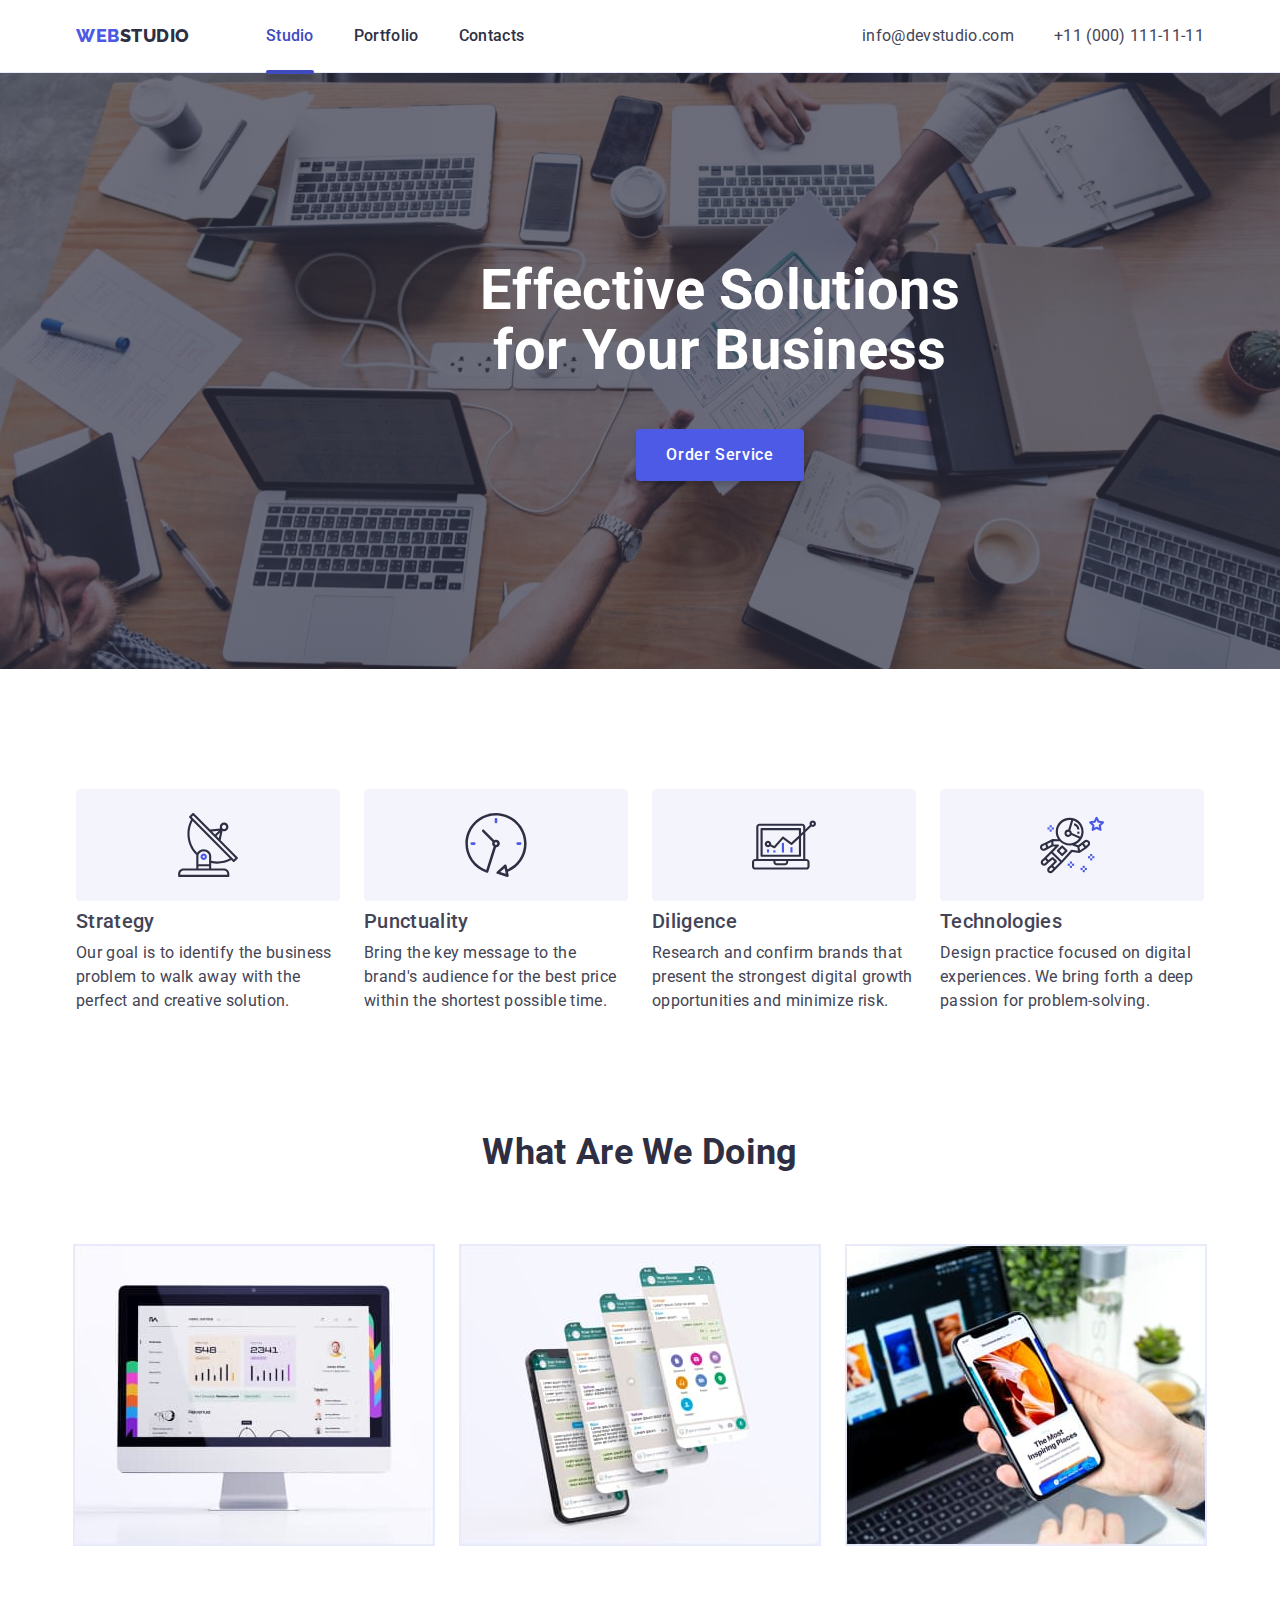
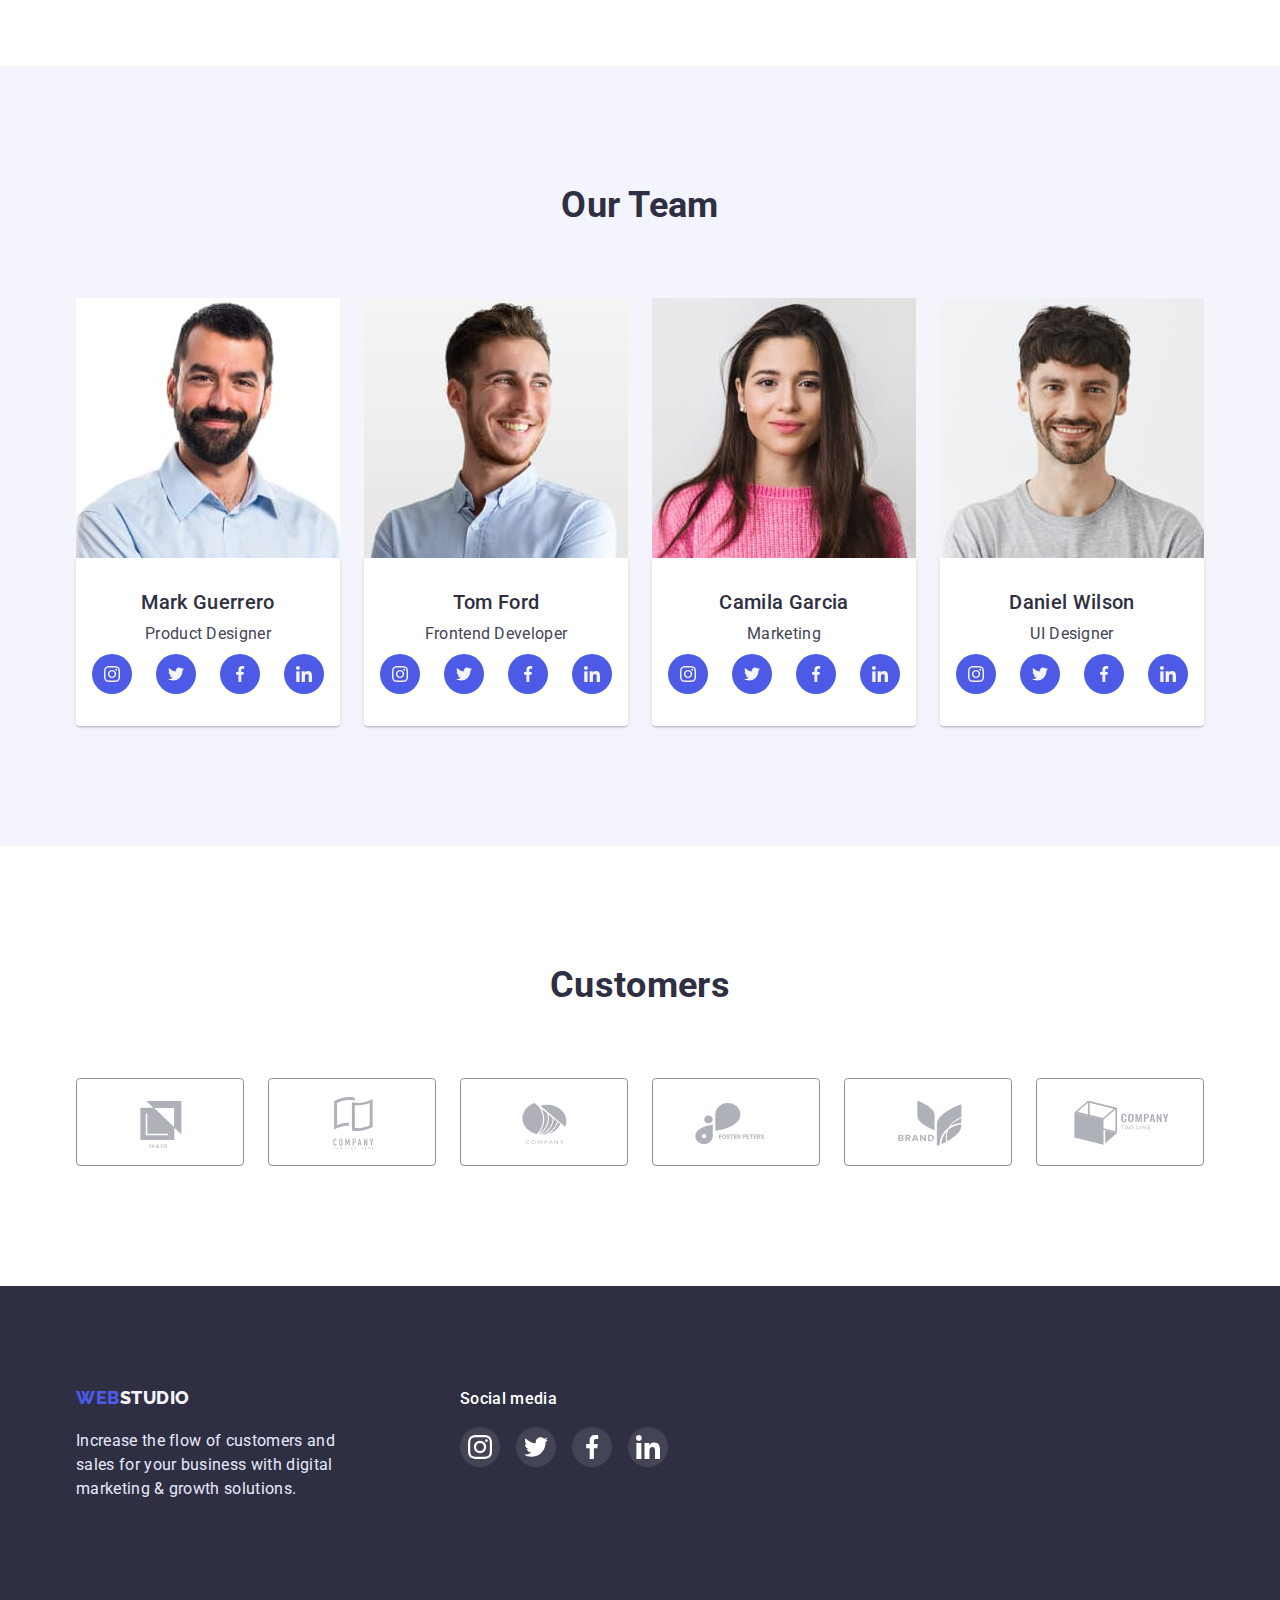
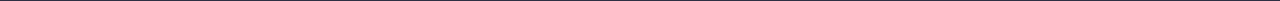
<file: index.html>
<!DOCTYPE html>
<html lang="en">
<head>
    <meta charset="UTF-8">
    <meta http-equiv="X-UA-Compatible" content="IE=edge">
    <meta name="viewport" content="width=device-width, initial-scale=1.0">
    <title>Document</title>
    <link href="https://fonts.googleapis.com/css2?family=Raleway:wght@800&family=Roboto:wght@400;500;700;900&display=swap" rel="stylesheet">
    <link rel="stylesheet" href="https://cdnjs.cloudflare.com/ajax/libs/modern-normalize/1.1.0/modern-normalize.min.css">
    <link rel="stylesheet" href="./css/styles.css">
</head>
<body>
    <header class="header">
        <div class="container header-contanier">
       <nav class="header-contanier">
         <a href="./index.html" class="logo">WEB<span class="logos">STUDIO</span></a>
         <ul class="site-nav list">
            <li class="site-nav-contanier"> <a href="./index.html" class="link current">Studio</a></li>
            <li class="site-nav-contanier"> <a href="./portfolio.html" class="link">Portfolio</a></li>
            <li class="site-nav-contanier"> <a href="" class="link">Contacts</a></li>
         </ul>
         </nav>
         <ul class="auth-nav header-contanier list">
            <li class="auth-nav-contanier"> <a href="mailto:info@devstudio.com" class="address">info@devstudio.com</a></li>
            <li> <a href="tel:+110001111111" class="address">+11 (000) 111-11-11</a></li>
         </ul>
        </div>
    </header>
    <main>
         <section class="hero"> 
        <div class="container">
         <h1 class="hero-title">Effective Solutions for Your Business</h1>
         <button type="button" class="hero-button" data-modal-open>Order Service</button>
        </div>
        </section>
        <section class="section">
        <div class="container">
        <h2 class="section-title visually-hidden"> SPDT </h2>
         <ul class="featyre-section list">
             <li class="featyre-text">
              <div class="section-title-icon">
              <svg class="featyre-icon" width="64" height="64">
                <use class="featyre-icon-use" href="./images/icons.svg#antenna"></use>
              </svg>
            </div>
                <h3 class="section-tatle-next featyre-text-title">Strategy</h3>
                <p class="featyre-text-title">Our goal is to identify the business
                    problem to walk away with the perfect and creative solution. </p>
            </li>
            <li class="featyre-text">
              <div class="section-title-icon">
              <svg class="featyre-icon" width="64" height="64">
                <use class="featyre-icon-use" href="./images/icons.svg#clock"></use>
              </svg>
              </div>
                <h3 class="section-tatle-next featyre-text-title">Punctuality</h3>
                <p class="featyre-text-title">Bring the key message to the brand's audience for the best price within the shortest possible time.</p>
            </li>
            <li class="featyre-text">
              <div class="section-title-icon">
              <svg class="featyre-icon" width="64" height="64">
                <use class="featyre-icon-use" href="./images/icons.svg#diagram"></use>
              </svg>
            </div>
                <h3 class="section-tatle-next featyre-text-title">Diligence</h3>
                <p class="featyre-text-title">Research and confirm brands that present the strongest digital growth opportunities and minimize risk.</p>
            </li>
            <li class="featyre-text">
              <div class="section-title-icon">
              <svg class="featyre-icon" width="64" height="64">
                <use class="featyre-icon-use" href="./images/icons.svg#astronaut"></use>
              </svg>
            </div>
                <h3 class="section-tatle-next featyre-text-title">Technologies</h3>
                <p class="featyre-text-title">Design practice focused on digital experiences. We bring forth a deep passion for problem-solving.</p>
            </li>
         </ul>
        </div>
      </section>
      <section class="section-direction">
        <div class="container">
          <h2 class="section-title" >What Are We Doing</h2>
          <ul class="featyre list">
            <li>
               <div class="section-title-list">
                <a>
                    <img  src="./images/rectangle.jpg" alt="computer" width="360">
                </a>
              </div>
            </li>
            <li>
               <div class="section-title-list">
                <a>
                    <img  src="./images/rectangle1.jpg" alt="phone" width="360">
                </a>
               </div>
            </li>
            <li>  
               <div class="section-title-list">          
                <a>
                    <img src="./images/rectangle2.jpg" alt="phone in hand" width="360">
                </a>
               </div>
            </li>
           </ul>
        </div>
      </section>
      <section class="section-worker">
        <div class="container">
        <h2 class="section-title"> Our Team </h2>
        <ul class="featyre list">
            <li>
               <img class="featyre-img" src="./images/photo1.jpg" alt="Mark Guerrero" width="264">
              <div class="section-worker-list">
               <h3 class="section-tatle-next">Mark Guerrero</h3>
               <p class="featyre-lists">Product Designer</p>
               <ul class="featyre-worker-icon list">
                <li> 
                  <a class="featyre-lists-icon" href="">
                  <svg width="16" height="16">
                    <use class="featyre-li-icon" href="./images/icons.svg#instagram"></use>
                  </svg>
                </a>
                </li>
                <li> 
                  <a class="featyre-lists-icon" href="">
                  <svg width="16" height="16">
                    <use class="featyre-li-icon" href="./images/icons.svg#twitter"></use>
                  </svg>
                </a>
                </li>
                <li> 
                  <a class="featyre-lists-icon" href="">
                  <svg width="16" height="16">
                    <use class="featyre-li-icon" href="./images/icons.svg#facebook"></use>
                  </svg>
                </a>
                </li>
                <li> 
                  <a class="featyre-lists-icon" href="">
                  <svg width="16" height="16">
                    <use class="featyre-li-icon" href="./images/icons.svg#linkedin"></use>
                  </svg>
                </a>
                </li>
              </ul>
              </div>
            </li>
            <li>
                <img  class="featyre-img" src="./images/photo2.jpg" alt="Tom Ford" width="264">
              <div class="section-worker-list">
                <h3 class="section-tatle-next">Tom Ford</h3>
                <p class="featyre-lists">Frontend Developer</p>
                <ul class="featyre-worker-icon list">
                  <li> 
                    <a class="featyre-lists-icon" href="">
                    <svg width="16" height="16">
                      <use class="featyre-li-icon" href="./images/icons.svg#instagram"></use>
                    </svg>
                  </a>
                  </li>
                  <li> 
                    <a class="featyre-lists-icon" href="">
                    <svg width="16" height="16">
                      <use class="featyre-li-icon" href="./images/icons.svg#twitter"></use>
                    </svg>
                  </a>
                  </li>
                  <li> 
                    <a class="featyre-lists-icon" href="">
                    <svg width="16" height="16">
                      <use class="featyre-li-icon" href="./images/icons.svg#facebook"></use>
                    </svg>
                  </a>
                  </li>
                  <li> 
                    <a class="featyre-lists-icon" href="">
                    <svg width="16" height="16">
                      <use class="featyre-li-icon" href="./images/icons.svg#linkedin"></use>
                    </svg>
                  </a>
                  </li>
                </ul>
              </div>
            </li>
            <li>
                <img class="featyre-img" src="./images/photo3.jpg" alt="Camila Garcia" width="264">
              <div class="section-worker-list">
                <h3 class="section-tatle-next">Camila Garcia</h3>
               <p class="featyre-lists">Marketing</p>
               <ul class="featyre-worker-icon list">
                <li> 
                  <a class="featyre-lists-icon" href="">
                  <svg width="16" height="16">
                    <use class="featyre-li-icon" href="./images/icons.svg#instagram"></use>
                  </svg>
                </a>
                </li>
                <li> 
                  <a class="featyre-lists-icon" href="">
                  <svg width="16" height="16">
                    <use class="featyre-li-icon" href="./images/icons.svg#twitter"></use>
                  </svg>
                </a>
                </li>
                <li> 
                  <a class="featyre-lists-icon" href="">
                  <svg width="16" height="16">
                    <use class="featyre-li-icon" href="./images/icons.svg#facebook"></use>
                  </svg>
                </a>
                </li>
                <li> 
                  <a class="featyre-lists-icon" href="">
                  <svg width="16" height="16">
                    <use class="featyre-li-icon" href="./images/icons.svg#linkedin"></use>
                  </svg>
                </a>
                </li>
              </ul>
              </div>
            </li>
            <li>
                <img class="featyre-img" src="./images/photo4.jpg" alt="Daniel Wilson" width="264">
              <div class="section-worker-list"> 
                <h3 class="section-tatle-next">Daniel Wilson</h3>
               <p class="featyre-lists">UI Designer</p>
               <ul class="featyre-worker-icon list">
                <li> 
                  <a class="featyre-lists-icon" href="">
                  <svg width="16" height="16">
                    <use class="featyre-li-icon" href="./images/icons.svg#instagram"></use>
                  </svg>
                </a>
                </li>
                <li> 
                  <a class="featyre-lists-icon" href="">
                  <svg width="16" height="16">
                    <use class="featyre-li-icon" href="./images/icons.svg#twitter"></use>
                  </svg>
                </a>
                </li>
                <li> 
                  <a class="featyre-lists-icon" href="">
                  <svg width="16" height="16">
                    <use class="featyre-li-icon" href="./images/icons.svg#facebook"></use>
                  </svg>
                </a>
                </li>
                <li> 
                  <a class="featyre-lists-icon" href="">
                  <svg width="16" height="16">
                    <use class="featyre-li-icon" href="./images/icons.svg#linkedin"></use>
                  </svg>
                </a>
                </li>
              </ul>
              </div>
            </li>
            </ul>
        </div>
      </section>
      <section class="section-gustomers">
        <div class="container">
          <h2 class="section-title">Customers</h2>
          <ul class="gustomers-list list">
            <li class="gustomers-list-top">
              <a class="gustomers-list-next" href="">
              <svg class="gustomers-list-icon" width="104" height="56">
                <use class="gustomers-list-use" href="./images/icons.svg#Logo1"></use>
              </svg>
              </a>
            </li>
            <li class="gustomers-list-top">
              <a class="gustomers-list-next" href="">
              <svg class="gustomers-list-icon" width="104" height="56">
                <use class="gustomers-list-use" href="./images/icons.svg#Logo2"></use>
              </svg>
              </a>
            </li>
            <li class="gustomers-list-top">
              <a class="gustomers-list-next" href="">
              <svg class="gustomers-list-icon" width="104" height="56">
                <use class="gustomers-list-use" href="./images/icons.svg#Logo3"></use>
              </svg>
              </a>
            </li>
            <li class="gustomers-list-top">
              <a class="gustomers-list-next" href="">
              <svg class="gustomers-list-icon" width="104" height="56">
                <use class="gustomers-list-use" href="./images/icons.svg#Logo4"></use>
              </svg>
              </a>
            </li>
            <li class="gustomers-list-top">
              <a class="gustomers-list-next" href="">
              <svg class="gustomers-list-icon" width="104" height="56">
                <use class="gustomers-list-use" href="./images/icons.svg#Logo5"></use>
              </svg>
              </a>
            </li>
            <li class="gustomers-list-top">
              <a class="gustomers-list-next" href="">
              <svg class="gustomers-list-icon" width="104" height="56">
                <use class="gustomers-list-use" href="./images/icons.svg#Logo6"></use>
              </svg>
              </a>
            </li>
          </ul>
        </div>
      </section>
    </main>
    <footer class="footer">
        <div class="container">
          <div class="container-footer">
          <div class="footer-container">
         <a href="./index.html" class="logo-footer">WEB<span class="logos-footer">STUDIO</span></a>
         <p class="footer-text">Increase the flow of customers and sales for your business with digital marketing & growth solutions.</p>
        </div>
         <div class="footer-container">
        <p class="footer-social">Social media</p>
        <ul class="footer-list list">
          <li class="footer-list-next">
            <a class="footer-link" href="">
              <svg class="footer-svg" width="24" height="24">
                <use class="footer-use" href="./images/icons.svg#instagram"></use>
              </svg>
            </a>
          </li>
          <li class="footer-list-next">
            <a class="footer-link" href="">
              <svg class="footer-svg" width="24" height="24">
                <use class="footer-use" href="./images/icons.svg#twitter"></use>
              </svg>
            </a>
          </li>
          <li class="footer-list-next">
            <a class="footer-link" href="">
              <svg class="footer-svg" width="24" height="24">
                <use class="footer-use" href="./images/icons.svg#facebook"></use>
              </svg>
            </a>
          </li>
          <li class="footer-list-next">
            <a class="footer-link" href="">
              <svg class="footer-svg" width="24" height="24">
                <use class="footer-use" href="./images/icons.svg#linkedin"></use>
              </svg>
            </a>
          </li>
        </ul>
      </div>
    </div>
      </div>
    </footer>

<div class="backdrop is-hidden" data-modal>
  <div class="modal">
    <button type="button" class="modal-btn" data-modal-close>
    <svg class="modal-btn-svg" width="8" height="8" >
      <use class="modal-btn-use" href="./images/icons.svg#close-modal"></use>
    </svg>
  </button>
  </div>
</div>
<script src="./js/modal.js"></script>
</body>
</html>
</file>
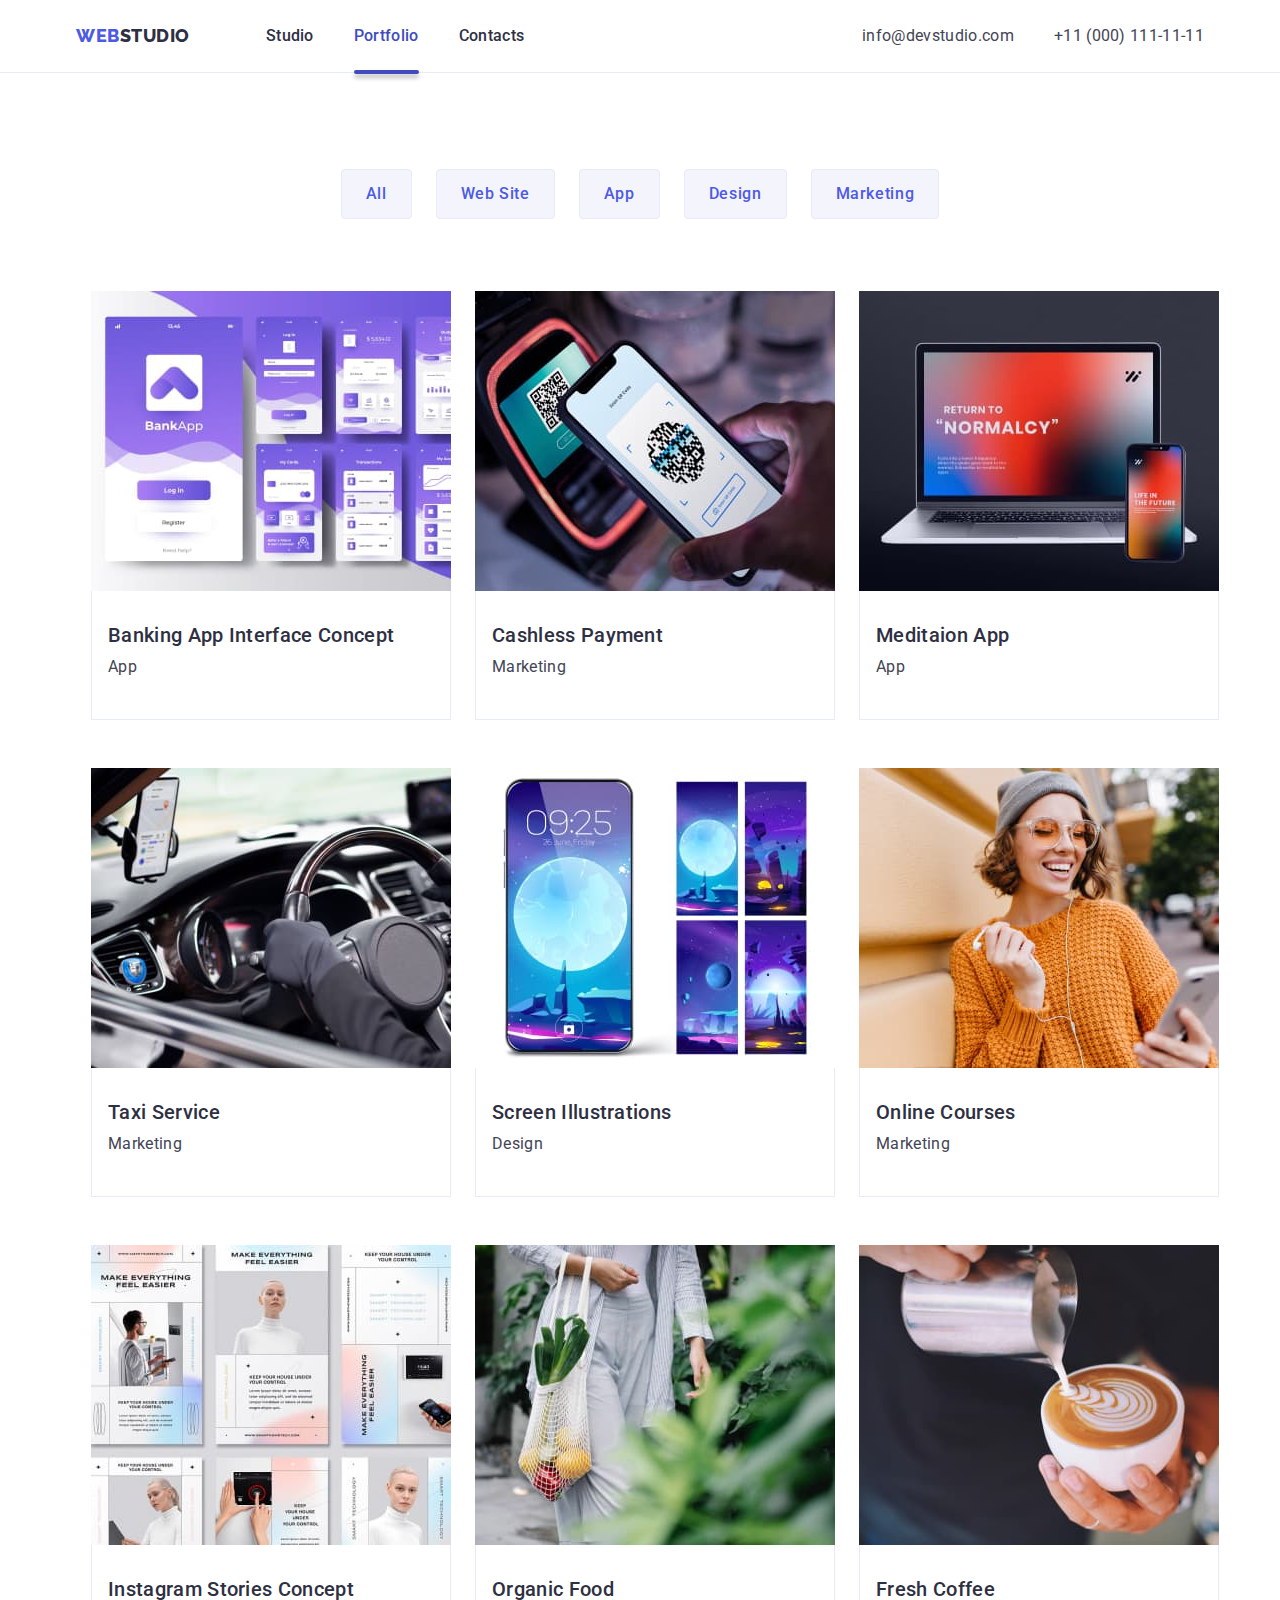
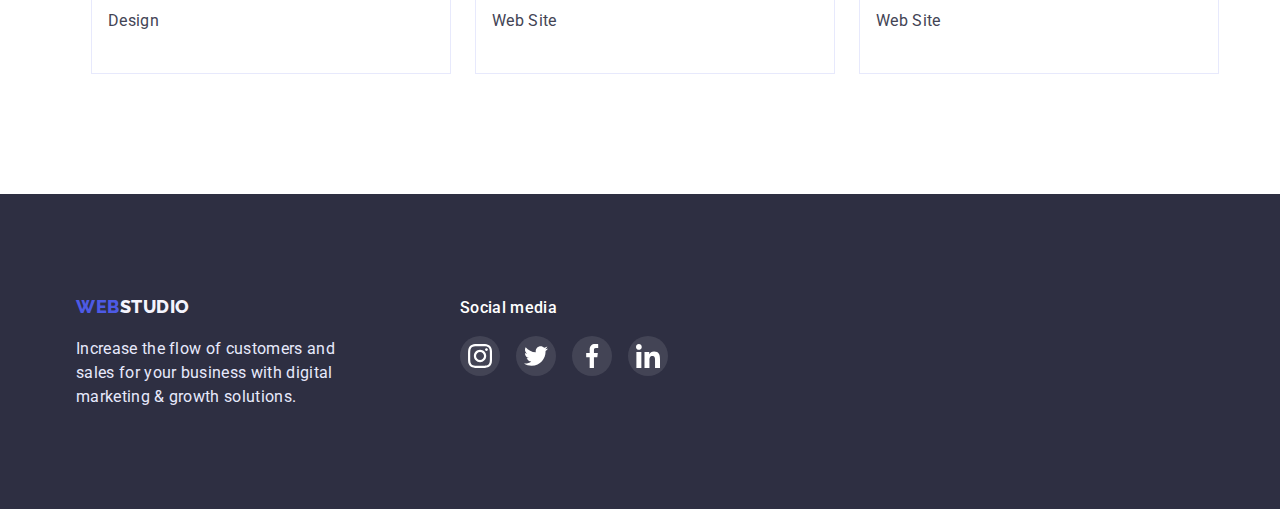
<file: portfolio.html>
<!DOCTYPE html>
<html lang="en">
<head>
    <meta charset="UTF-8">
    <meta http-equiv="X-UA-Compatible" content="IE=edge">
    <meta name="viewport" content="width=device-width, initial-scale=1.0">
    <title>Document</title>
    <link href="https://fonts.googleapis.com/css2?family=Raleway:wght@800&family=Roboto:wght@400;500;700;900&display=swap" rel="stylesheet">
    <link rel="stylesheet" href="https://cdnjs.cloudflare.com/ajax/libs/modern-normalize/1.1.0/modern-normalize.min.css">
    <link rel="stylesheet" href="./css/styles.css">
</head>
<body>
  <header class="header">
    <div class="container header-contanier">
   <nav class="header-contanier">
     <a href="./index.html" class="logo">WEB<span class="logos">STUDIO</span></a>
     <ul class="site-nav list">
        <li class="site-nav-contanier"> <a href="./index.html" class="link">Studio</a></li>
        <li class="site-nav-contanier"> <a href="./portfolio.html" class="link current">Portfolio</a></li>
        <li class="site-nav-contanier"> <a href="" class="link">Contacts</a></li>
     </ul>
     </nav>
     <ul class="auth-nav header-contanier list">
        <li class="auth-nav-contanier"> 
          <a href="mailto:info@devstudio.com" class="address">info@devstudio.com</a>
        </li>
        <li>
           <a href="tel:+110001111111" class="address">+11 (000) 111-11-11</a>
          </li>
     </ul>
    </div>
</header>
    <main>
      <section class="section-list">
         <div class="container">
        <h1 class="visually-hidden">Portfolio</h1>
        <ul class="button-lists list">
            <li>
                <button type="button" class="button-menu">All</button>
            </li>
            <li>
                <button type="button" class="button-menu">Web Site</button>
            </li>
            <li>
                <button type="button" class="button-menu" >App</button>
            </li>
            <li>
                <button type="button" class="button-menu">Design</button>
            </li>
            <li>
                <button type="button" class="button-menu">Marketing</button>
            </li>
        </ul>
        <ul class="section-work list">
            <li class="section-but">
                <a class="cards" href="">
                  <div class="cards-overlay">
                    <img class="cards-img" src="./images/img1.jpg" alt="photo interface" width="360"  >
                    <p class="overlay">14 Stylish and User-Friendly App Design Concepts · Task Manager App · Calorie Tracker App · Exotic Fruit Ecommerce App · Cloud Storage App</p>
                  </div>
             <div class="section-cards">
                <h2 class="section-tatle-next cards-text">Banking App Interface Concept</h2>
                <p class="featyre-lists cards-text">App</p>
             </div>   
            </a>
            </li>
            <li class="section-but">
                <a class="cards" href="">
                  <div class="cards-overlay">
                  <img class="cards-img" src="./images/img2.jpg" alt="photo phone" width="360"  >
                  <p class="overlay">14 Stylish and User-Friendly App Design Concepts · Task Manager App · Calorie Tracker App · Exotic Fruit Ecommerce App · Cloud Storage App</p>
                </div> 
                  <div class="section-cards">
                <h2 class="section-tatle-next cards-text">Cashless Payment</h2>
                <p class="featyre-lists cards-text">Marketing</p>
             </div>    
            </a>
            </li>
             <li class="section-but">
                <a href="" class="cards">
                  <div class="cards-overlay">
                  <img class="cards-img" src="./images/img3.jpg" alt="laptop" width="360">
                  <p class="overlay">14 Stylish and User-Friendly App Design Concepts · Task Manager App · Calorie Tracker App · Exotic Fruit Ecommerce App · Cloud Storage App</p>
                </div>
                  <div class="section-cards">
                 <h2 class="section-tatle-next cards-text">Meditaion App</h2>
                <p class="featyre-lists cards-text">App</p>
              </div>   
            </a>
            </li>
             <li class="section-but">
                <a href="" class="cards">
                  <div class="cards-overlay">
                 <img class="cards-img" src="./images/img4.jpg" alt="avto" width="360">
                 <p class="overlay">14 Stylish and User-Friendly App Design Concepts · Task Manager App · Calorie Tracker App · Exotic Fruit Ecommerce App · Cloud Storage App</p>
                </div>
                 <div class="section-cards">
                 <h2 class="section-tatle-next cards-text">Taxi Service</h2>
                <p class="featyre-lists cards-text">Marketing</p>
            </div>   
            </a>
            </li>
             <li class="section-but">
                <a href="" class="cards">
                  <div class="cards-overlay">
                  <img class="cards-img" src="./images/img5.jpg" alt="phone background" width="360">
                  <p class="overlay">14 Stylish and User-Friendly App Design Concepts · Task Manager App · Calorie Tracker App · Exotic Fruit Ecommerce App · Cloud Storage App</p>
                </div>
                  <div class="section-cards">
                 <h2 class="section-tatle-next cards-text">Screen Illustrations</h2>
                <p class="featyre-lists cards-text">Design</p>
               </div>    
            </a>
            </li>
             <li class="section-but">
                <a href="" class="cards">
                  <div class="cards-overlay">
                  <img class="cards-img" src="./images/img6.jpg" alt="girl smiles" width="360">
                <p class="overlay">14 Stylish and User-Friendly App Design Concepts · Task Manager App · Calorie Tracker App · Exotic Fruit Ecommerce App · Cloud Storage App</p>
              </div>
                <div class="section-cards">
                <h2 class="section-tatle-next cards-text">Online Courses</h2>
                <p class="featyre-lists cards-text">Marketing</p>
               </div>    
            </a>
            </li>
             <li class="section-but">
                <a href="" class="cards">
                  <div class="cards-overlay">
                  <img class="cards-img" src="./images/img7.jpg" alt="instagram" width="360">
                  <p class="overlay">14 Stylish and User-Friendly App Design Concepts · Task Manager App · Calorie Tracker App · Exotic Fruit Ecommerce App · Cloud Storage App</p>
                </div>
                  <div class="section-cards">
                <h2 class="section-tatle-next cards-text">Instagram Stories Concept</h2>
                <p class="featyre-lists cards-text">Design</p>
              </div>    
            </a>
            </li>
             <li class="section-but">
                <a href="" class="cards">
                  <div class="cards-overlay">
                  <img class="cards-img" src="./images/img8.jpg" alt="bag of fruit" width="360">
                <p class="overlay">14 Stylish and User-Friendly App Design Concepts · Task Manager App · Calorie Tracker App · Exotic Fruit Ecommerce App · Cloud Storage App</p>
              </div>
                <div class="section-cards">  
                <h2 class="section-tatle-next cards-text">Organic Food</h2>
                <p class="featyre-lists cards-text">Web Site</p>
            </div>  
            </a>
            </li>
             <li class="section-but">
                <a href="" class="cards">
                  <div class="cards-overlay">
                  <img class="cards-img" src="./images/img9.jpg" alt="making coffee" width="360">
                  <p class="overlay">14 Stylish and User-Friendly App Design Concepts · Task Manager App · Calorie Tracker App · Exotic Fruit Ecommerce App · Cloud Storage App</p>
                </div>
                  <div class="section-cards">
                 <h2 class="section-tatle-next cards-text">Fresh Coffee</h2>
                <p class="featyre-lists cards-text">Web Site</p>
               </div>    
            </a>
            </li>
          </ul>
         </div>
       </section>
    </main>
    <footer class="footer">
      <div class="container">
        <div class="container-footer">
        <div class="footer-container">
       <a href="./index.html" class="logo-footer">WEB<span class="logos-footer">STUDIO</span></a>
       <p class="footer-text">Increase the flow of customers and sales for your business with digital marketing & growth solutions.</p>
      </div>
       <div class="footer-container">
      <p class="footer-social">Social media</p>
      <ul class="footer-list list">
        <li class="footer-list-next">
          <a class="footer-link" href="">
            <svg class="footer-svg" width="24" height="24">
              <use class="footer-use" href="./images/icons.svg#instagram"></use>
            </svg>
          </a>
        </li>
        <li class="footer-list-next">
          <a class="footer-link" href="">
            <svg class="footer-svg" width="24" height="24">
              <use class="footer-use" href="./images/icons.svg#twitter"></use>
            </svg>
          </a>
        </li>
        <li class="footer-list-next">
          <a class="footer-link" href="">
            <svg class="footer-svg" width="24" height="24">
              <use class="footer-use" href="./images/icons.svg#facebook"></use>
            </svg>
          </a>
        </li>
        <li class="footer-list-next">
          <a class="footer-link" href="">
            <svg class="footer-svg" width="24" height="24">
              <use class="footer-use" href="./images/icons.svg#linkedin"></use>
            </svg>
          </a>
        </li>
      </ul>
    </div>
  </div>
    </div>
  </footer>
</body>
</html>
</file>
<file: css/styles.css>
:root {
    --primary-text-color: #434455;
    --title-text-color: #2E2F42;
    --accent-color: #FFFFFF;
    --logo-color: #4D5AE5;
    --footer-color: #E7E9FC;
    --logos-color: #F4F4FD;
    --active-color: #404BBF;
    --primary-bc-color: #FFFFFF;
    --title-bg-color: #4D5AE5;
    --button-bg-color: #F4F4FD;
    --button-bcg-color:#404BBF;
    --hero-bg-color: #2E2F42;
}

h1, h2, h3, p {
    margin: 0;
}

ul {
    margin: 0;
    padding: 0;
}

img {
    display: block;
}

.list {
    list-style: none;
}

body {
    margin: 0;

    background-color: var(--primary-bc-color);
    color: var(--primary-text-color);
    font-family: 'Roboto', sans-serif;
    font-weight: 400; 
    font-size: 16px;
    line-height: 1.5;
    letter-spacing: 0.02em;
}

.container {
    width: 1158px;
    margin: 0 auto;
    padding-left: 15px;
    padding-right: 15px;
}

.header-contanier {
    display: flex;
    align-items: center;
}

.header {
    border-bottom: 1px solid #E7E9FC;
    margin-bottom: 0;
}

/* logo */

.logo {
    margin-right: 76px;

    color: var(--logo-color);
    font-family: 'Raleway', sans-serif;
    font-weight: 800;
    font-size: 18px;
    line-height: 1.33;
    letter-spacing: 0.03em;
    text-decoration: none;
}

.logos {
    
    color: var(--title-text-color);
    font-family: 'Raleway', sans-serif;
    font-weight: 800;
    font-size: 18px;
    line-height: 1.33;
    letter-spacing: 0.03em;
    text-decoration: none;

}

.logo-footer {
    color: var(--logo-color);
    font-family: 'Raleway', sans-serif;
    font-size: 18px;
     font-weight: 800;
    line-height: 1.17;
    letter-spacing: 0.03em;
    text-decoration: none;
}

.logos-footer {
    color: var(--logos-color);
    font-family: 'Raleway', sans-serif;
    font-weight: 800;
    font-size: 18px;
    line-height: 1.17;
    letter-spacing: 0.03em;
    text-decoration: none;
}

/* site-nav */

.site-nav {
    display: flex;
    align-items: center;
    padding-top: 24px;
    padding-bottom: 24px;
    
}


.site-nav .link {
    position: relative;
    color: var(--title-text-color);
    font-weight: 500;
    text-decoration: none;
    transition: color 250ms cubic-bezier(0.4, 0, 0.2, 1);
}

.site-nav .link.current::after {
    display: flex;
    width: 100%;
    height: 4px;
    background-color: #404BBF;
    box-shadow: 0px 4px 4px rgba(0, 0, 0, 0.25);
    border-radius: 2px;
    content: '';
    position: absolute;
    bottom: -29px;
}

.site-nav-contanier:not(:last-child) {
    margin-right: 40px;
}

.site-nav .link:hover,
.site-nav .link:focus {
    color: var(--active-color);
}

.site-nav .link.current {
    color: var(--active-color);
}

.auth-nav {
    display: flex;
    align-items: center;
    margin-left: auto;
    padding-top: 24px;
    padding-bottom: 24px;
}

.auth-nav-contanier {
    margin-right: 40px;
}

.auth-nav .address{
    color: var(--primary-text-color);
    text-decoration: none;
    transition: color 250ms cubic-bezier(0.4, 0, 0.2, 1);
}

.auth-nav .address:hover,
.auth-nav .address:focus {
    color: var(--active-color);
}


/* hero */

.hero {
    padding-top: 188px;
    padding-bottom: 188px;
    background-color: var(--hero-bg-color);
    text-align: center;
    background-image: linear-gradient(rgba(46, 47, 66, 0.7), rgba(46, 47, 66, 0.7)), 
    url('../images/hero.jpg');
    background-repeat: no-repeat;
    background-size: cover;
    width: 1440px;
    margin: 0 auto;
}

.hero-title {
    width: 496px;
    margin-bottom: 48px;
    margin-left: auto;
    margin-right: auto;
    
    color: var(--accent-color);
    font-weight: 700;
    font-size: 56px;
    line-height: 1.07;
    text-align: center;
}

/* section */

.visually-hidden {
    visibility: hidden;
    display: none;
}

.section {
    padding-top: 120px;
    padding-bottom: 120px;
}

.section-direction {
    padding-bottom: 120px;
}

.section-worker {
    padding-top: 120px;
    padding-bottom: 120px;

    background-color: var(--button-bg-color);
}

.section-title {
    margin-bottom: 72px;

    color: var(--title-text-color);
    font-weight: 700;
    font-size: 36px;
    line-height: 1.1;
    text-align: center;
}

.section-tatle-next {
    margin-bottom: 8px;

    color: var(--title-text-color);
    font-weight: 500;
    font-size: 20px;
    line-height: 1.2; 
    text-align: center;
}

.section-title-list {
    border: 1px solid #E7E9FC;
}

.section-worker-list {
    padding-top: 32px;
    padding-bottom: 32px;
    justify-content: center;
    gap: 24px;
    
    background: #FFFFFF;
    box-shadow: 0px 1px 6px rgba(46, 47, 66, 0.08), 0px 1px 1px rgba(46, 47, 66, 0.16), 0px 2px 1px rgba(46, 47, 66, 0.08);
    border-radius: 0px 0px 4px 4px;
}

.section-gustomers {
    padding-top: 120px;
    padding-bottom: 120px;
}

.section-work {
    width: 1158px;
    display: flex;
    flex-wrap: wrap;
    margin: 0;
    padding: 0;
    grid-gap: 48px 24px;
    justify-content: center;
    text-align: left;
}   

.section-cards {
    border-left: 1px solid #E7E9FC;
    border-bottom: 1px solid #E7E9FC;
    border-right: 1px solid #E7E9FC;
    padding-top: 32px;
    padding-bottom: 32px;
    padding-left: 16px;

}

.section-menu {
    display: flex;
}

.section-list {
    padding-top: 96px;
    padding-bottom: 120px;
 }

.featyre-lists {
    text-align: center;
    color: var(--primary-text-color);
    margin-bottom: 8px;
 }
 
.featyre-section {
    display: flex;
    gap: 24px;
    justify-content: center;
}

.featyre-text-title {
    width: 264px;
    text-align: left;
    color: var(--primary-text-color);
}

.featyre-text {
    flex-basis: calc((100% - 3 * 24px) / 4);
}

.featyre {
    display: flex;
    gap: 24px;
    justify-content: center;
}

.cards {
    display: block;
    text-decoration: none;
}

.cards-text {
    text-align: left;
}

.cards:hover {
    box-shadow: 0px 1px 6px rgba(46, 47, 66, 0.08), 0px 1px 1px rgba(46, 47, 66, 0.16), 0px 2px 1px rgba(46, 47, 66, 0.08);
}

.cards:focus {
    box-shadow: 0px 1px 6px rgba(46, 47, 66, 0.08), 0px 1px 1px rgba(46, 47, 66, 0.16), 0px 2px 1px rgba(46, 47, 66, 0.08);
}

.cards-overlay {
    position: relative;
    overflow: hidden;
}

.overlay {
    position: absolute;
    background-color: rgba(77, 90, 229, 1);
    color: var(--logos-color);
    left: 0;
    top: 0;
    padding: 40px 32px 164px;
    width: 100%;
    height: 100%;
    overflow: auto;
    transform: translate(0, 100%);
    transition: transform 250ms cubic-bezier(0.4, 0, 0.2, 1);
}

.cards:hover .overlay {
    transform: translate(0,0);
}

.cards:focus .overlay {
    transform: translate(0,0);
}


/* button */

.hero-button {
    display: inline-block;
    padding: 14px 30px;
    box-shadow: 0px 4px 4px rgba(0, 0, 0, 0.15);
    border-radius: 4px;
    border: #4D5AE5;

    color: var(--accent-color);
    background-color: var(--title-bg-color);
   
    font-family: 'Roboto', sans-serif;
    font-weight: 500;
    font-size: 16px;
    line-height: 1.5;
    letter-spacing: 0.04em;
    text-align: center;
    cursor: pointer;  
    transition: background-color 250ms cubic-bezier(0.4, 0, 0.2, 1), box-shadow 250ms cubic-bezier(0.4, 0, 0.2, 1);
}

.hero-button:hover,
.hero-button:focus {
    background-color: var(--button-bcg-color);
    box-shadow: 0px 4px 4px rgba(0, 0, 0, 0.15);
}

.button-lists {
    display: flex;
    justify-content: center;
    gap: 24px;
    margin-bottom: 72px;
}

.button-menu {
    border: 1px solid #E7E9FC;
    border-radius: 4px;
    padding: 12px 24px;
    color: var(--logo-color);
    background-color: var(--button-bg-color);
    font-family: 'Roboto', sans-serif;
    font-weight: 500;
    font-size: 16px;
    line-height: 1.5;
    letter-spacing: 0.04em;
    cursor: pointer;
    text-align: center;
    transition: color 250ms cubic-bezier(0.4, 0, 0.2, 1), background-color 250ms cubic-bezier(0.4, 0, 0.2, 1), box-shadow 250ms cubic-bezier(0.4, 0, 0.2, 1), border 250ms cubic-bezier(0.4, 0, 0.2, 1);
}

.button-menu:hover,
.button-menu:focus {
    background-color: var(--button-bcg-color);
    color: var(--accent-color);
    box-shadow: 0px 4px 4px rgba(0, 0, 0, 0.15);
    border: 1px solid #404BBF;
}

/* icon */

.section-title-icon {
    width: 264px;
    height: 112px;
    display: flex;
    background-color: #F4F4FD;
    border-radius: 4px;
    margin-bottom: 8px;
    justify-content: center;
    align-items: center; 
    gap: 24px;
}

.featyre-icon {
    display: flex;
    width: 64px;
    height: 64px; 
}

.featyre-worker-icon {
    display: flex;
    justify-content: center;
    gap: 24px;
}

.featyre-lists-icon {
    display: flex;
    align-items: center;
    justify-content: center;
    width: 40px;
    height: 40px;
    border-radius: 50%;
    background-color: var(--title-bg-color);
    transition: background-color 250ms cubic-bezier(0.4, 0, 0.2, 1);
}


.featyre-lists-icon:hover,
.featyre-lists-icon:focus {
    background-color: #404BBF;
}

.featyre-li-icon {
    fill: var(--button-bg-color);
}

.gustomers-list {
    display: flex;
    gap: 24px;
}

.gustomers-list-next {
    display: flex;
    justify-content: center;
    align-items: center;
    width: 168px;
    height: 88px;
    border: 1px solid #8E8F99;
    border-radius: 4px;
    fill: #AFB1B8;
    transition: border 250ms cubic-bezier(0.4, 0, 0.2, 1);
}

.gustomers-list-use {
    transition: fill 250ms cubic-bezier(0.4, 0, 0.2, 1);
}

.gustomers-list-next:hover,
.gustomers-list-next:focus {
    border: 1px solid #404BBF;
    border-radius: 4px;
}

.gustomers-list-next:hover .gustomers-list-use,
.gustomers-list-next:focus .gustomers-list-use  {
    fill: #404BBF;
}




            /* footer */

.footer {
    padding-top: 101.5px;
    padding-bottom: 100px;

    background-color: var(--hero-bg-color);
}

.container-footer {
    display: flex;
    gap: 120px;
}
.footer-text {
    width: 264px;
    text-align: left;
    margin-top: 17.5px;
    color: var(--footer-color);
}

.footer-social {
    font-weight: 500;
    font-size: 16px;
    line-height: 1.5; 
    color: rgba(255, 255, 255, 1);
}

.footer-list {
    display: flex;
    margin-top: 16px;
    gap: 16px;
}

.footer-link {
    display: flex;
    justify-content: center;
    align-items: center;
    width: 40px;
    height: 40px;
    border-radius: 50%;
    background-color: #434455;
    position: relative;
    transition: background-color 250ms cubic-bezier(0.4, 0, 0.2, 1);
}

.footer-use {
    fill: #FFFFFF;
}

.footer-link:hover,
.footer-link:focus {
    background-color: #31D0AA;
}

.footer-use:hover,
.footer-use:focus {
    fill: #F4F4FD;
}

              /* modal window */

.backdrop {
    position: fixed;
    top: 0;
    left: 0;
    z-index: 100;
    width: 100%;
    height: 100%;
    background-color: rgba(46, 47, 66, 0.4);
    transition: opacity 250ms cubic-bezier(0.4, 0, 0.2, 1), visibility 250ms cubic-bezier(0.4, 0, 0.2, 1);
}  

.backdrop.is-hidden {
    opacity: 0;
    visibility: hidden;
    pointer-events: none;
}

.modal {
    position: absolute;
    top: 50%;
    left: 50%;
    transform: translate(-50%, -50%);
    width: 408px;
    height: 576px;
    background-color: #FCFCFC;
}

.modal-btn {
    position: absolute;
    display: flex;
    justify-content: center;
    align-items: center;
    background-color: #E7E9FC;
    border: 1px solid rgba(0, 0, 0, 0.1);
    border-radius: 50%;
    padding: 0;
    width: 24px;
    height: 24px;
    cursor: pointer;
    top: 24px;
    right: 24px;
    transition: background-color 250ms cubic-bezier(0.4, 0, 0.2, 1);
}

.modal-btn-use {
    transition: fill 250ms cubic-bezier(0.4, 0, 0.2, 1)
}

.modal-btn:hover,
.modal-btn:focus {
    background-color: #404BBF;
}

.modal-btn:hover .modal-btn-use,
.modal-btn:focus .modal-btn-use {
    fill: #FFFFFF;
}
</file>
